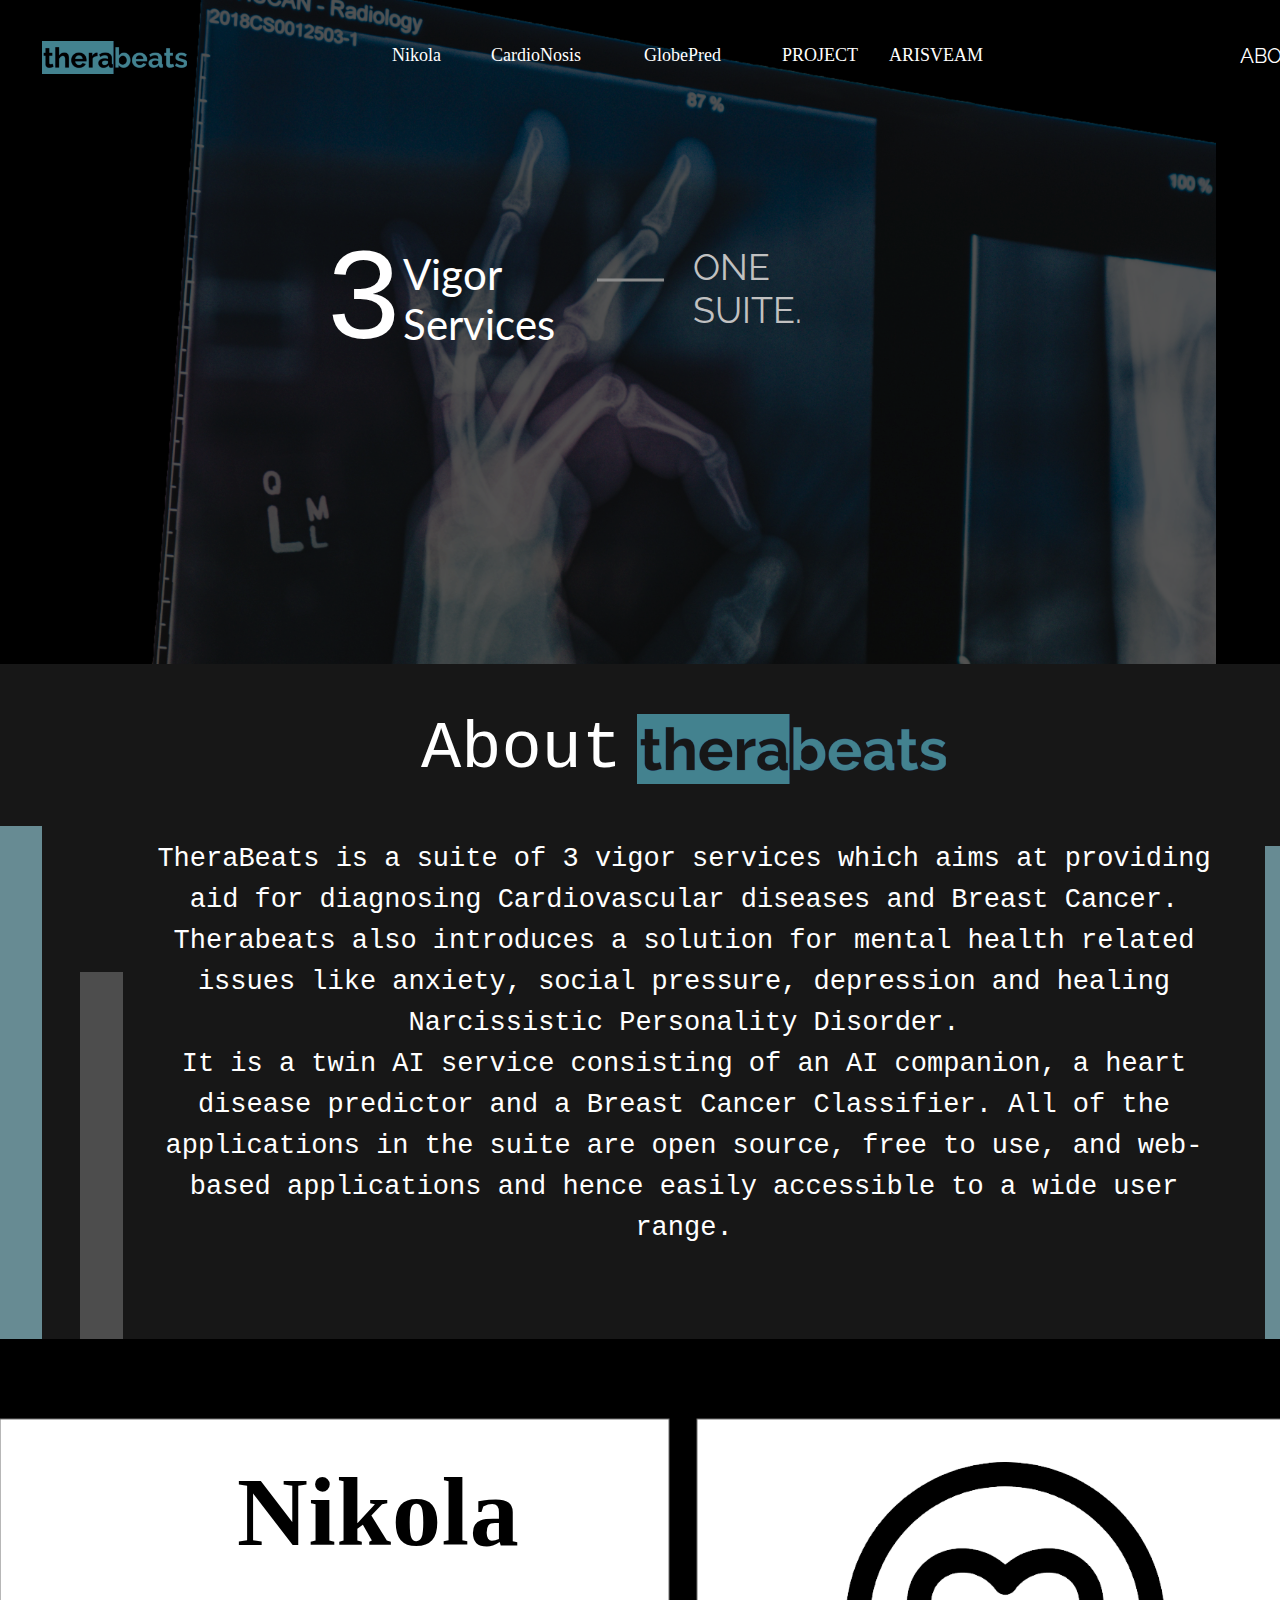
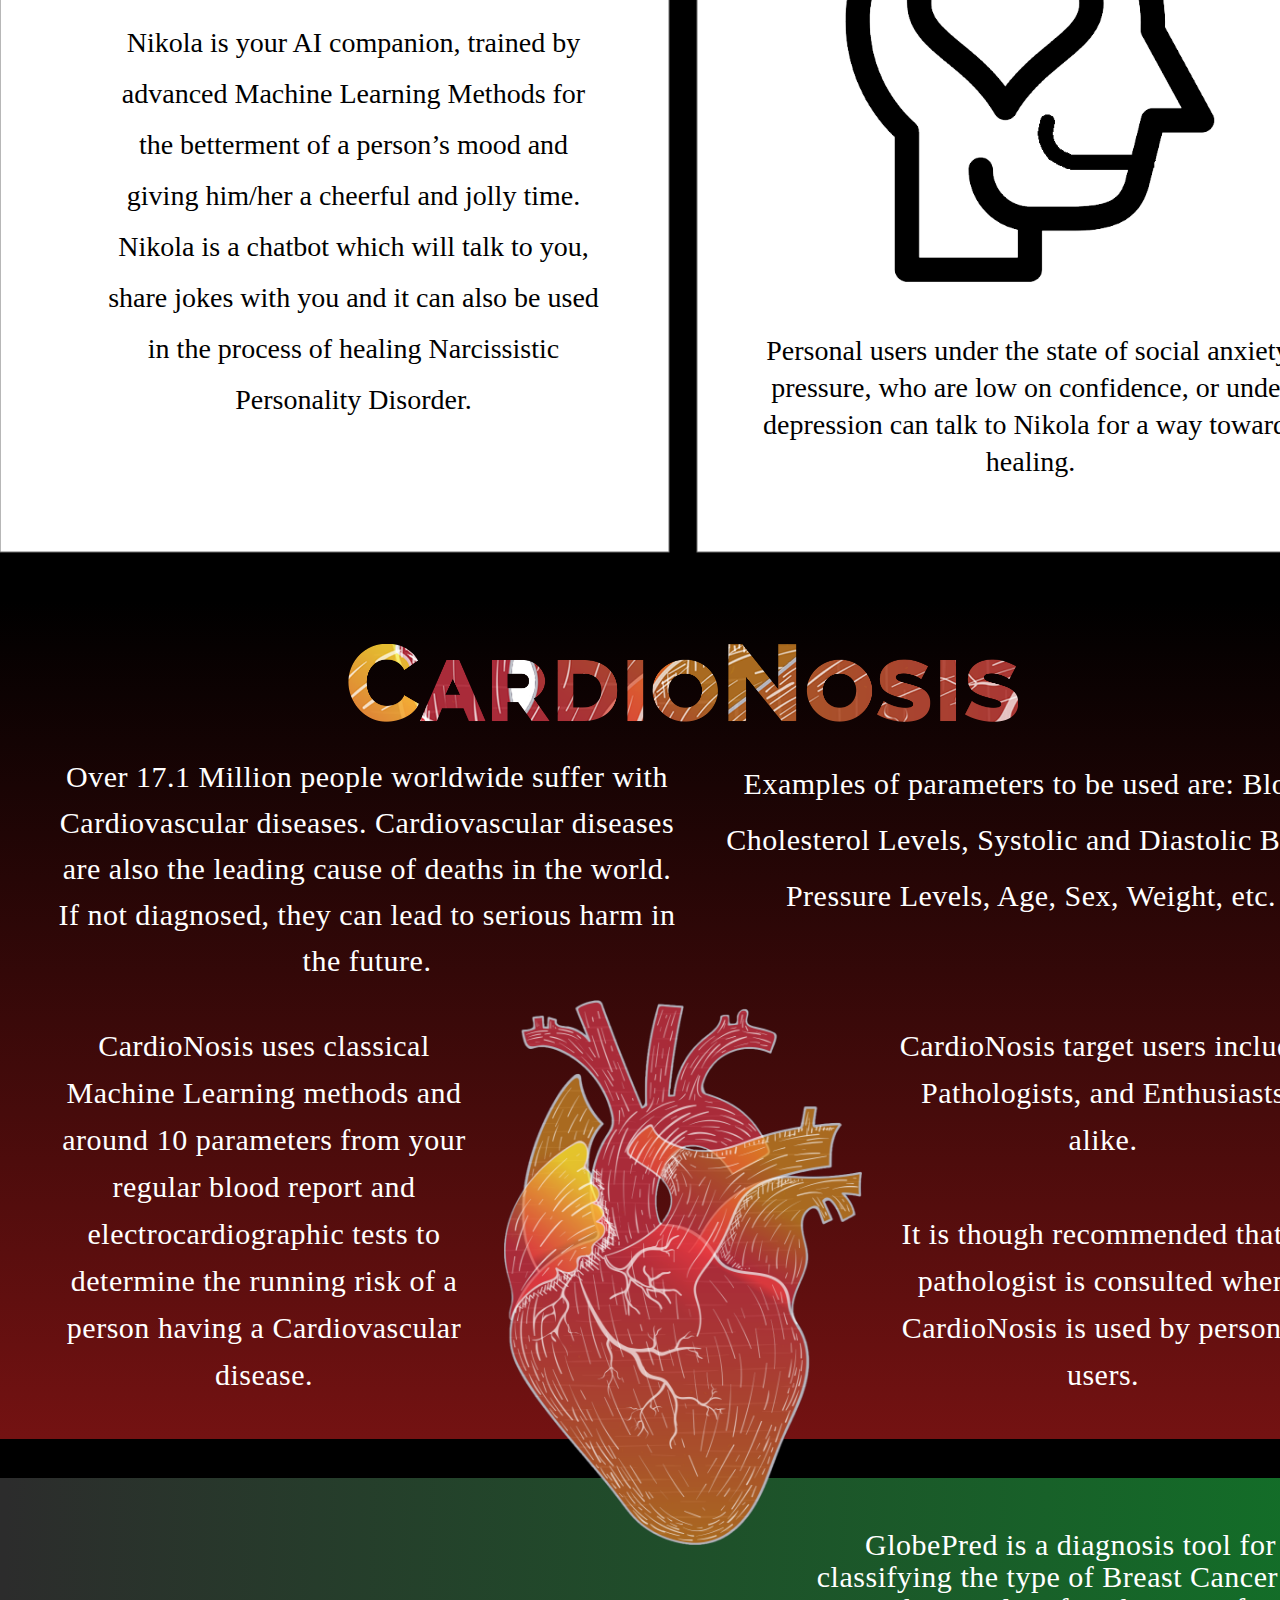
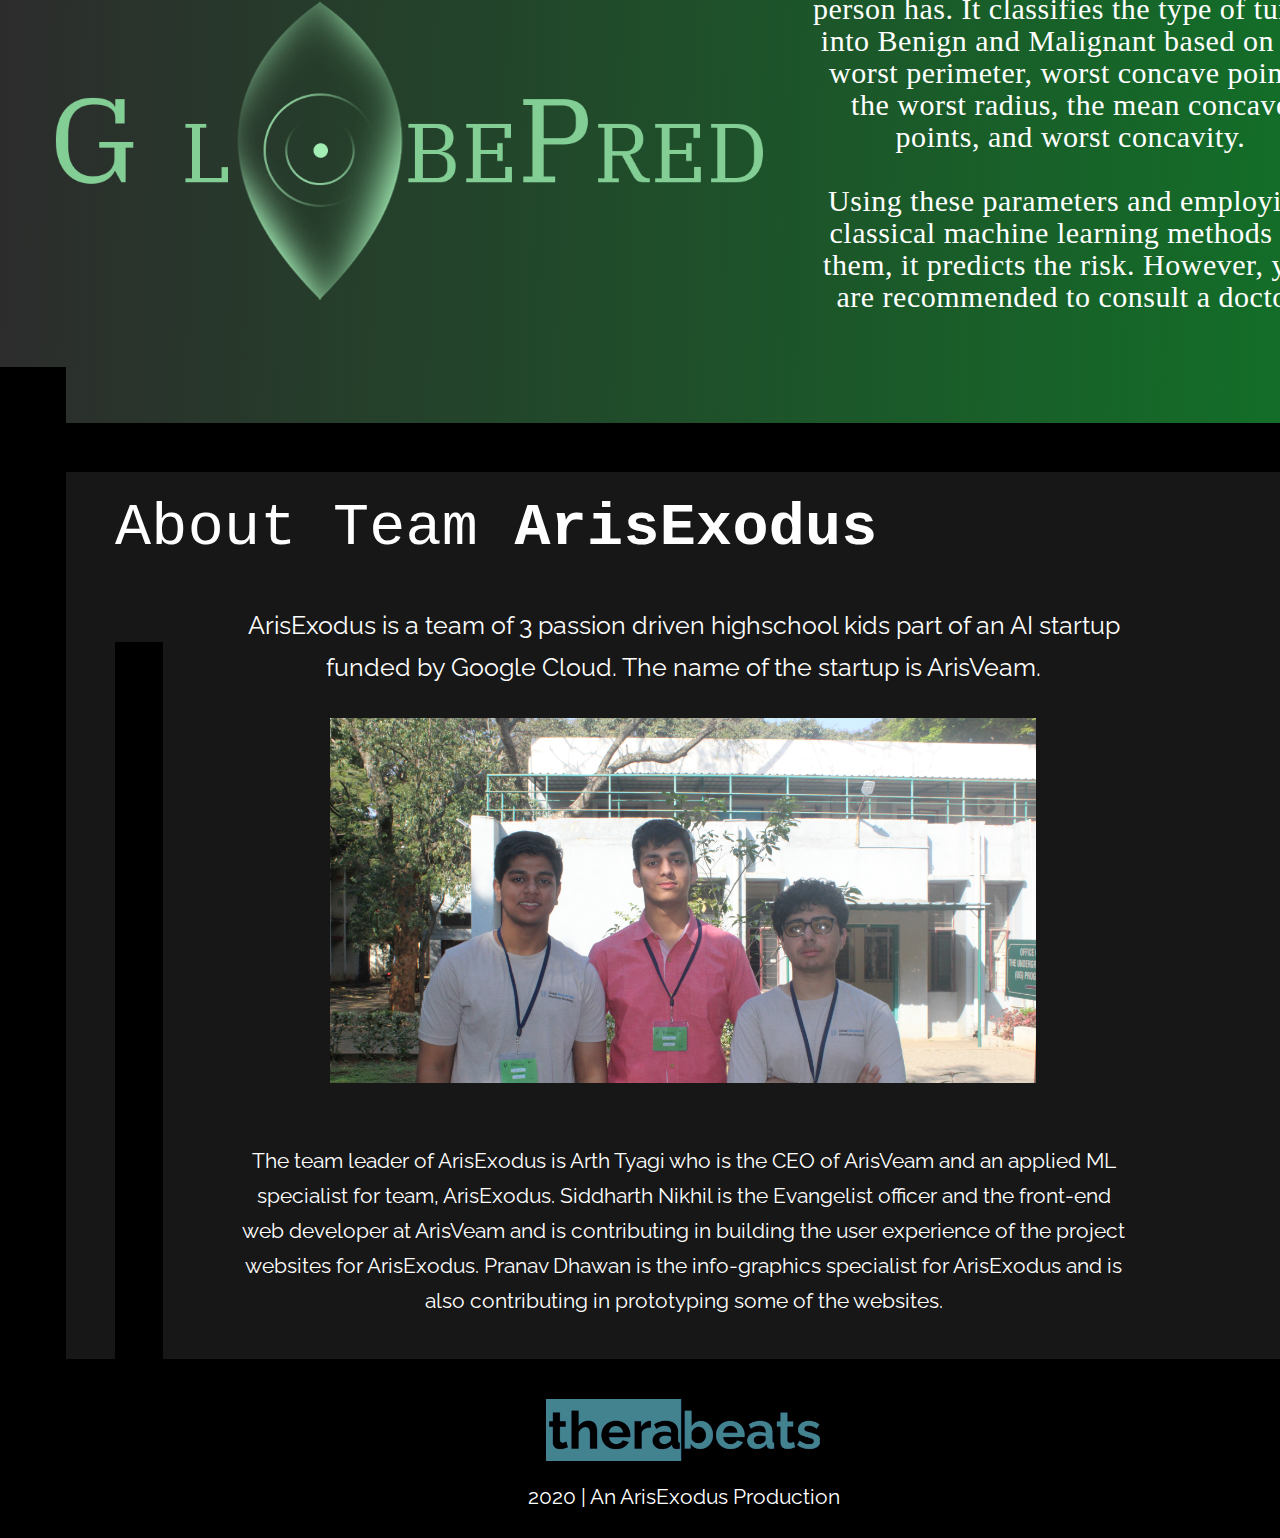
<file: index.html>
<!DOCTYPE html>
<html>

<head>
    <meta charset="utf-8" />
    <meta http-equiv="X-UA-Compatible" content="IE=edge" />
    <meta name="viewport" content="width=device-width, initial-scale=1.0">
    <title>TheraBeats: An ArisExodus Production</title>
    <link href="https://fonts.googleapis.com/css?family=Lato|Raleway&display=swap" rel="stylesheet">
    <link rel="stylesheet" type="text/css" id="applicationStylesheet" href="master.css" />
    <script id="applicationScript" type="text/javascript" src="master.css"></script>
</head>

<body>
    <div id="Web_1366___1">
        <div id="header">
            <img id="header_bg" src="header_bg.png" srcset="header_bg.png 1x, header_bg@2x.png 2x">
            <img id="theraBeats" src="theraBeats.png" srcset="theraBeats.png 1x, theraBeats@2x.png 2x">
            <div id="header_links">
                <div id="Nikola">
                    <a target="_blank" href="Nikola/index.html"><span>Nikola</span></a>
                </div>
                <div id="CardioNosis">
                    <a target="_blank" href="CardioNosis/index.html"><span>CardioNosis</span></a>
                </div>
                <div id="GlobePred">
                    <a target="_blank" href="https://globepred.herokuapp.com"><span>GlobePred</span></a>
                </div>
                <div id="PROJECT">
                    <a target="_blank" href="https://github.com/users/arthtyagi/projects/2"><span>PROJECT</span></a>
                </div>
                <div id="ARISVEAM">
                    <a target="_blank" href="https://arisveam.com"><span>ARISVEAM</span></a>
                </div>
                <div id="ABOUT_US">
                    <a href="#ArisExodus"> <span>ABOUT US</span></a>
                </div>
            </div>
            <div id="header_text">
                <div id="ID3">
                    <span>3</span>
                </div>
                <div id="Vigor_______Services">
                    <span>Vigor <br/>     Services</span>
                </div>
                <svg class="Line_1" viewBox="0 0 67 3">
				<path fill="transparent" stroke="rgba(139,139,139,1)" stroke-width="3px" stroke-linejoin="miter" stroke-linecap="butt" stroke-miterlimit="4" shape-rendering="auto" id="Line_1" d="M 0 0 L 67 0">
				</path>
			</svg>
                <div id="ONE__SUITE_">
                    <span>ONE <br/>SUITE.</span>
                </div>
            </div>
        </div>
        <div id="About_TheraBeats">
            <svg class="Rectangle_2">
			<rect fill="rgba(23,23,23,1)" id="Rectangle_2" rx="0" ry="0" x="0" y="0" width="1366" height="675">
			</rect>
		</svg>
            <img id="theraBeats_x" src="theraBeats_x.png" srcset="theraBeats_x.png 1x, theraBeats_x@2x.png 2x">
            <div id="About">
                <span>About</span>
            </div>
            <div id="TheraBeats_is_a_suite_of_3_vig">
                <span>TheraBeats is a suite of 3 vigor services which aims at providing aid for diagnosing Cardiovascular diseases and Breast Cancer. Therabeats also introduces a solution for mental health related issues like anxiety, social pressure, depression and healing Narcissistic Personality Disorder. <br/>It is a twin AI service consisting of an AI companion, a heart disease predictor and a Breast Cancer Classifier. All of the applications in the suite are open source, free to use, and web-based applications and hence easily accessible to a wide user range.</span>
            </div>
            <svg class="Rectangle_3">
			<rect fill="rgba(103,139,147,1)" id="Rectangle_3" rx="0" ry="0" x="0" y="0" width="42" height="513">
			</rect>
		</svg>
            <svg class="Rectangle_4">
			<rect fill="rgba(77,77,77,1)" id="Rectangle_4" rx="0" ry="0" x="0" y="0" width="43" height="367">
			</rect>
		</svg>
            <svg class="Rectangle_5">
			<rect fill="rgba(103,139,147,1)" id="Rectangle_5" rx="0" ry="0" x="0" y="0" width="42" height="493">
			</rect>
		</svg>
        </div>
        <div id="Nikola_">
            <svg class="Rectangle_6">
			<rect fill="rgba(255,255,255,1)" stroke="rgba(112,112,112,1)" stroke-width="1px" stroke-linejoin="miter" stroke-linecap="butt" stroke-miterlimit="4" shape-rendering="auto" id="Rectangle_6" rx="0" ry="0" x="0" y="0" width="669" height="733">
			</rect>
		</svg>
            <div id="Nikola_ba">
                <span>Nikola</span>
            </div>
            <div id="Nikola_is_your_AI_companion__t">
                <span>Nikola is your AI companion, trained by advanced Machine Learning Methods for the betterment of a person’s mood and giving him/her a cheerful and jolly time.<br/>Nikola is a chatbot which will talk to you, share jokes with you and it can also be used in the process of healing Narcissistic Personality Disorder.</span>
            </div>
            <svg class="Rectangle_7">
			<rect fill="rgba(255,255,255,1)" stroke="rgba(112,112,112,1)" stroke-width="1px" stroke-linejoin="miter" stroke-linecap="butt" stroke-miterlimit="4" shape-rendering="auto" id="Rectangle_7" rx="0" ry="0" x="0" y="0" width="669" height="733">
			</rect>
		</svg>
            <img id="nikola" src="nikola.png" srcset="nikola.png 1x, nikola@2x.png 2x">
            <div id="Personal_users_under_the_state">
                <span>Personal users under the state of social anxiety, pressure, who are low on confidence, or under depression can talk to Nikola for a way towards healing.</span>
            </div>
        </div>
        <div id="globePred">
            <svg class="Rectangle_9_bc">
			<linearGradient id="Rectangle_9_bc" spreadMethod="pad" x1="0" x2="1.252" y1="0.447" y2="0.459">
				<stop offset="0" stop-color="#2c2c2c" stop-opacity="1"></stop>
				<stop offset="1" stop-color="#0b8327" stop-opacity="1"></stop>
			</linearGradient>
			<rect fill="url(#Rectangle_9_bc)" id="Rectangle_9_bc" rx="0" ry="0" x="0" y="0" width="1366" height="545">
			</rect>
		</svg>
            <div id="GlobePred_is_a_diagnosis_tool_">
                <span>GlobePred is a diagnosis tool for classifying the type of Breast Cancer the person has. It classifies the type of tumor into Benign and Malignant based on the worst perimeter, worst concave points, the worst radius, the mean concave points, and worst concavity.<br/><br/>Using these parameters and employing classical machine learning methods on them, it predicts the risk. However, you are recommended to consult a doctor.</span>
            </div>
            <img id="GlobePred_text" src="GlobePred_text.png" srcset="GlobePred_text.png 1x, GlobePred_text@2x.png 2x">
        </div>
        <div id="cardioNosis">
            <svg class="Rectangle_8_bh">
			<linearGradient id="Rectangle_8_bh" spreadMethod="pad" x1="0.5" x2="0.5" y1="0" y2="1">
				<stop offset="0" stop-color="#000" stop-opacity="1"></stop>
				<stop offset="1" stop-color="#741212" stop-opacity="1"></stop>
			</linearGradient>
			<rect fill="url(#Rectangle_8_bh)" id="Rectangle_8_bh" rx="0" ry="0" x="0" y="0" width="1366" height="838">
			</rect>
		</svg>
            <img id="CardioNosis_bi" src="CardioNosis_bi.png" srcset="CardioNosis_bi.png 1x, CardioNosis_bi@2x.png 2x">
            <img id="CardioNosis_text" src="CardioNosis_text.png" srcset="CardioNosis_text.png 1x, CardioNosis_text@2x.png 2x">
            <div id="Over_17_1_Million_people_world">
                <span>Over 17.1 Million people worldwide suffer with Cardiovascular diseases. Cardiovascular diseases are also the leading cause of deaths in the world. If not diagnosed, they can lead to serious harm in the future. </span>
            </div>
            <div id="CardioNosis_uses_classical_Mac">
                <span>CardioNosis uses classical Machine Learning methods and  around 10 parameters from your regular blood report and electrocardiographic tests to determine the running risk of a  person having a Cardiovascular disease.</span>
            </div>
            <div id="Examples_of_parameters_to_be_u">
                <span>Examples of parameters to be used are: Blood Cholesterol Levels,  Systolic and Diastolic Blood Pressure Levels, Age, Sex, Weight, etc.</span>
            </div>
            <div id="CardioNosis_target_users_inclu">
                <span>CardioNosis target users include Pathologists, and Enthusiasts alike.<br/><br/>It is though recommended that a pathologist is consulted when CardioNosis is used by personal users.</span>
            </div>
        </div>
        <div id="ArisExodus">
            <svg class="Rectangle_14">
			<rect fill="rgba(23,23,23,1)" id="Rectangle_14" rx="0" ry="0" x="0" y="0" width="1366" height="887">
			</rect>
		</svg>
            <img id="ID496620963b46b898200995b72cd3" src="ID496620963b46b898200995b72cd3.png" srcset="ID496620963b46b898200995b72cd3.png 1x, ID496620963b46b898200995b72cd3@2x.png 2x">
            <svg class="Rectangle_11">
			<rect fill="rgba(0,0,0,1)" id="Rectangle_11" rx="0" ry="0" x="0" y="0" width="66" height="992">
			</rect>
		</svg>
            <svg class="Rectangle_12">
			<rect fill="rgba(0,0,0,1)" id="Rectangle_12" rx="0" ry="0" x="0" y="0" width="48" height="717">
			</rect>
		</svg>
            <svg class="Rectangle_13">
			<rect fill="rgba(103,139,147,1)" id="Rectangle_13" rx="0" ry="0" x="0" y="0" width="49" height="966">
			</rect>
		</svg>
            <div id="About_Team_ArisExodus">
                <span>About Team </span><span style="font-family:Courier;font-style:normal;font-weight:bold;">ArisExodus</span>
            </div>
            <div id="ArisExodus_is_a_team_of_3_pass">
                <span>ArisExodus is a team of 3 passion driven highschool kids part of an AI startup <br/>funded by Google Cloud. The name of the startup is ArisVeam.</span>
            </div>
            <div id="The_team_leader_of_ArisExodus_">
                <span>The team leader of ArisExodus is Arth Tyagi who is the CEO of ArisVeam and an applied ML specialist for team, ArisExodus. Siddharth Nikhil is the Evangelist officer and the front-end web developer at ArisVeam and is contributing in building the user experience of the project websites for ArisExodus. Pranav Dhawan is the info-graphics specialist for ArisExodus and is also contributing in prototyping some of the websites.</span>
            </div>
        </div>
        <div id="Footer">
            <img id="theraBeats_by" src="theraBeats_by.png" srcset="theraBeats_by.png 1x, theraBeats_by@2x.png 2x">
            <div id="ID2020___An_ArisExodus_Product">
                <span>2020 | An ArisExodus Production</span>
            </div>
        </div>
    </div>
</body>

</html>
</file>
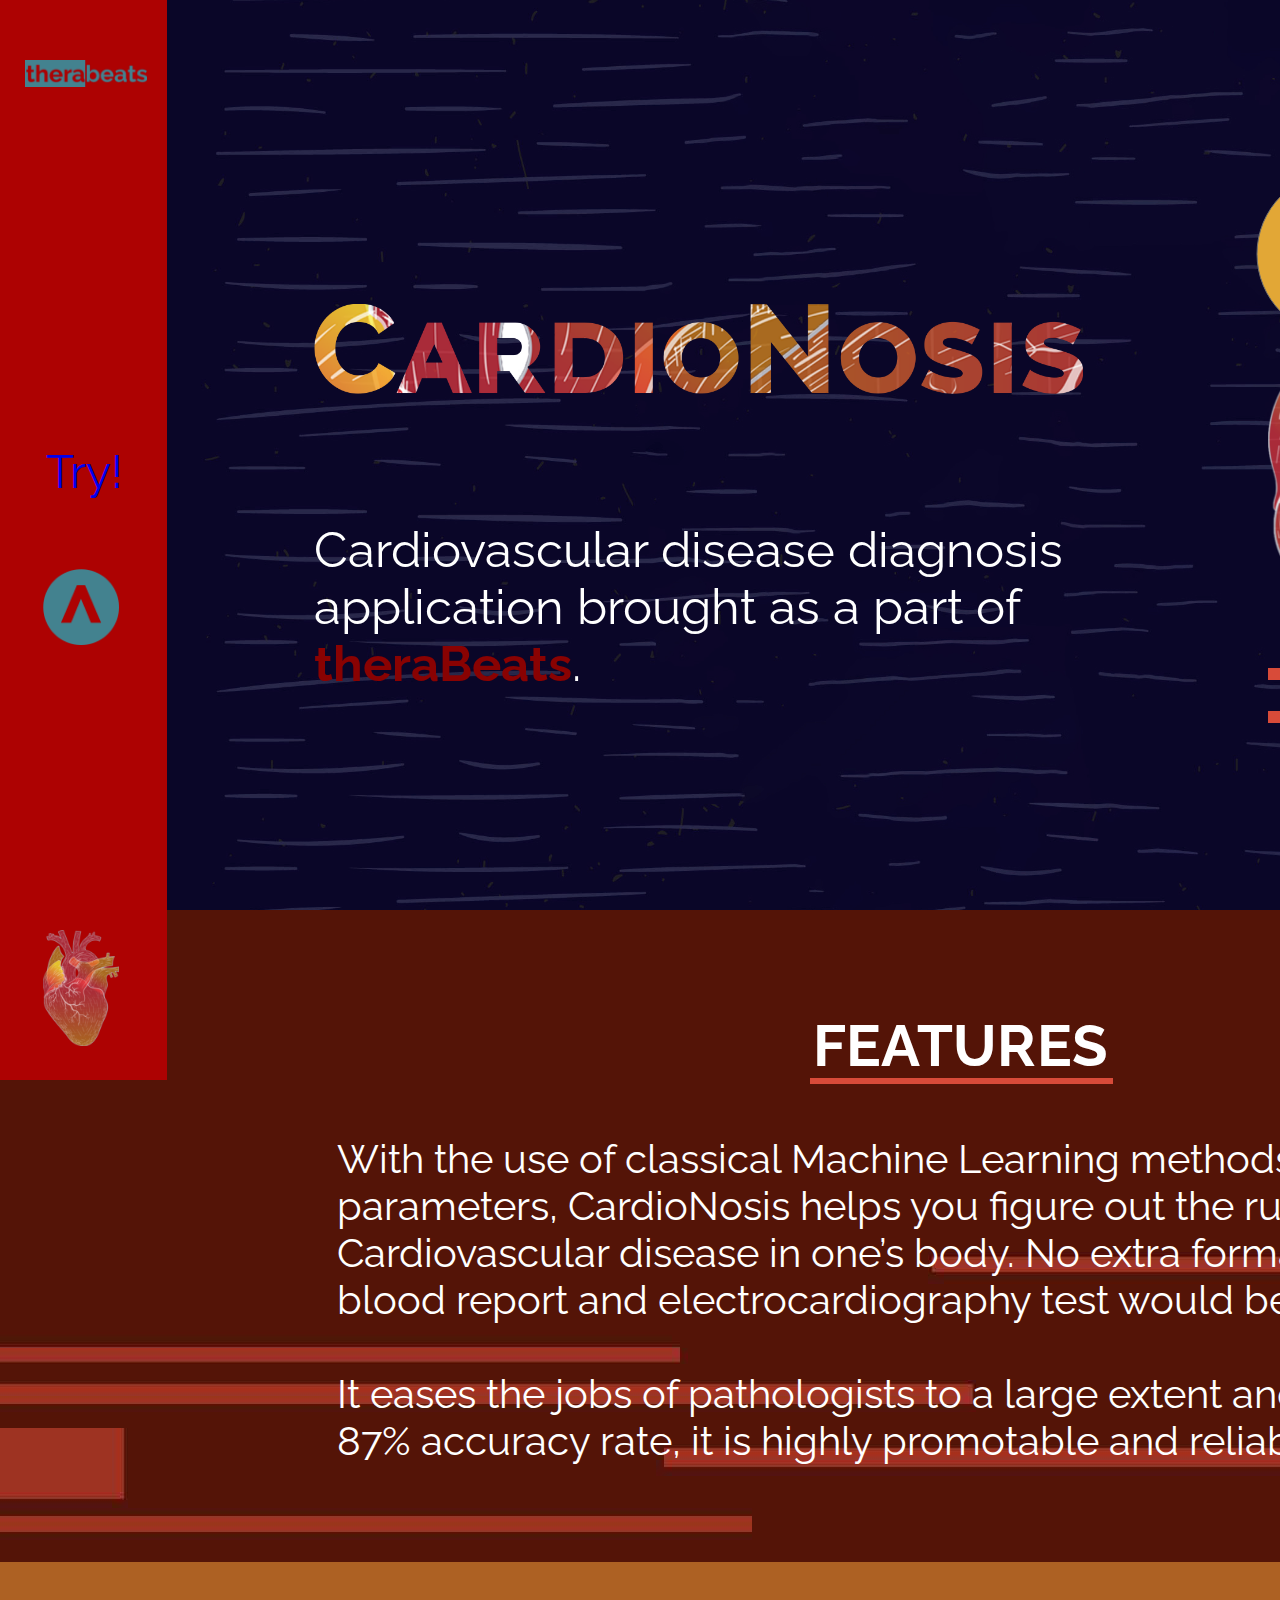
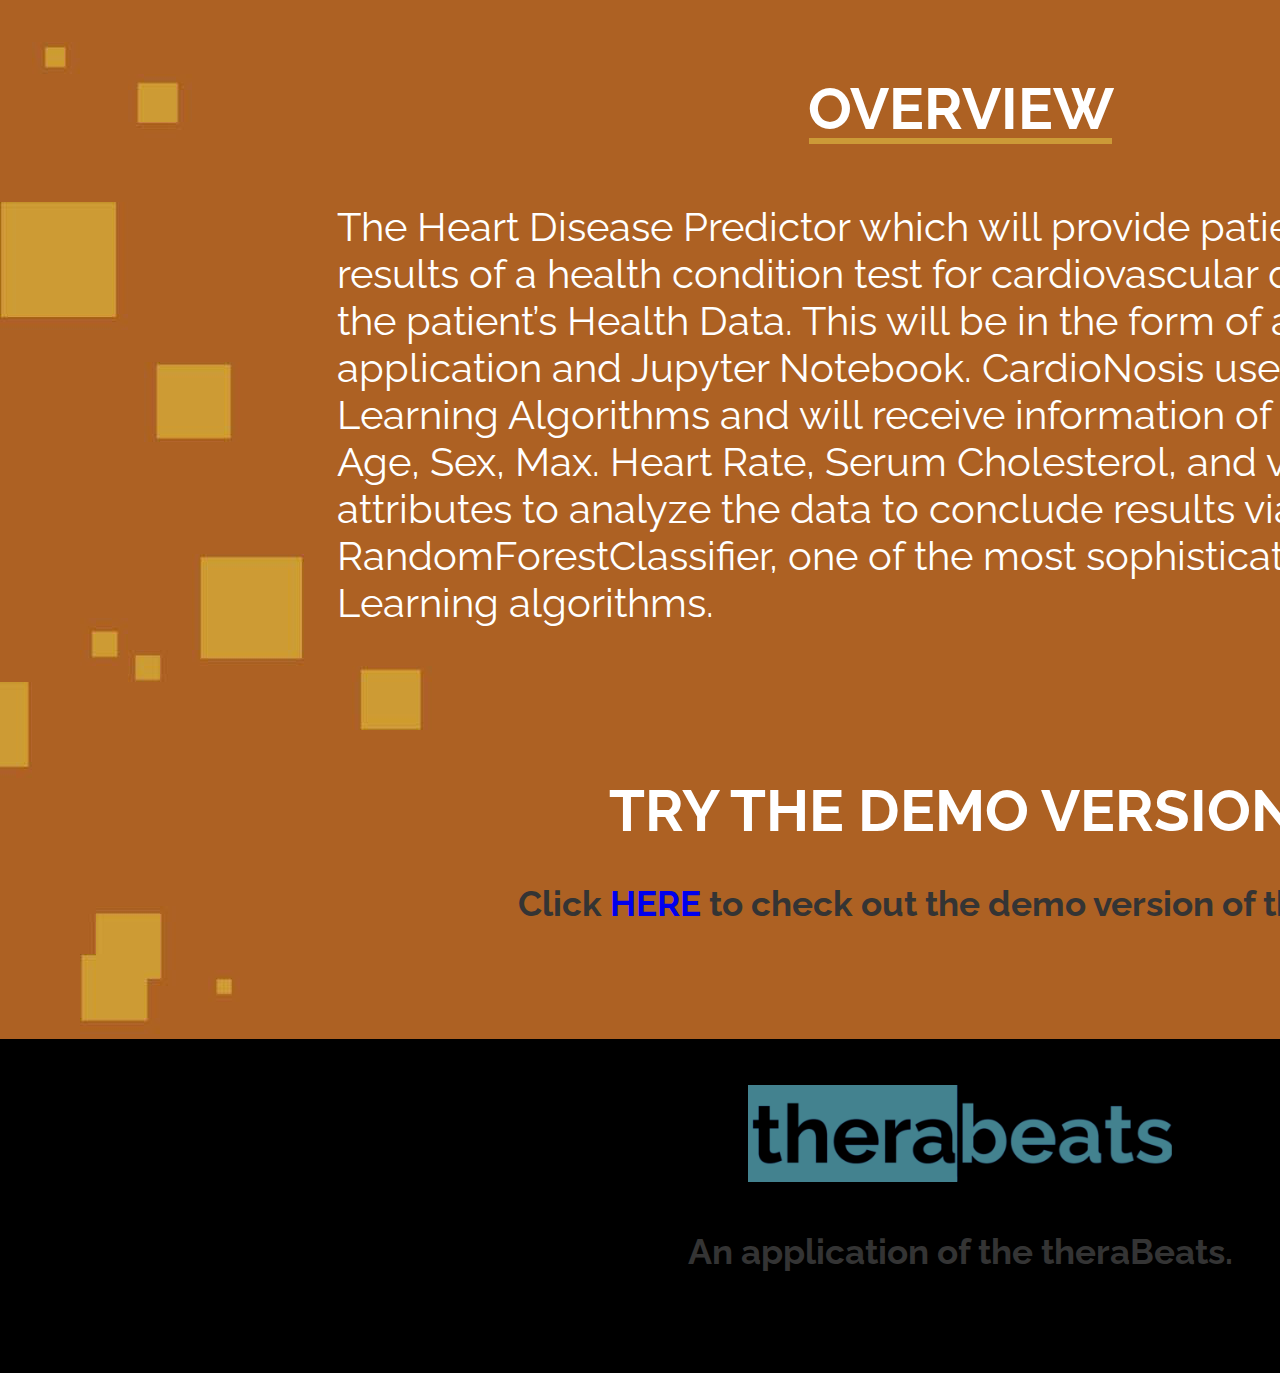
<file: CardioNosis/index.html>
<!DOCTYPE html>
<html>

<head>
    <meta charset="utf-8" />
    <meta http-equiv="X-UA-Compatible" content="IE=edge" />
    <meta name="viewport" content="width=device-width, initial-scale=1.0">
    <title>CardioNosis: Cardiovascular Disease Prediction</title>
    <link href="https://fonts.googleapis.com/css?family=Lato|Raleway&display=swap" rel="stylesheet">
    <link rel="stylesheet" type="text/css" id="applicationStylesheet" href="Web_1920___1.css" />
    <script id="applicationScript" type="text/javascript" src="Web_1920___1.js"></script>
</head>

<body>
    <div id="Web_1920___1">
        <div id="Features">
            <img id="f_bg" src="f_bg.png" srcset="f_bg.png 1x, f_bg@2x.png 2x">
            <svg class="underline" viewBox="0 0 303 6">
			<path fill="transparent" stroke="rgba(216,75,57,1)" stroke-width="6px" stroke-linejoin="miter" stroke-linecap="butt" stroke-miterlimit="4" shape-rendering="auto" id="underline" d="M 0 0 L 303 0">
			</path>
		</svg>
            <div id="FEATURES">
                <span>FEATURES</span>
            </div>
            <div id="With_the_use_of_classical_Mach">
                <span>With the use of classical Machine Learning methods and a few parameters, CardioNosis helps you figure out the running risk of Cardiovascular disease in one’s body. No extra formalities, a normal blood report and electrocardiography test would be just fine. <br/><br/>It eases the jobs of pathologists to a large extent and at a whopping 87% accuracy rate, it is highly promotable and reliable.</span>
            </div>
        </div>
        <div id="Header">
            <img id="CN_headBg" src="CN_headBg.png" srcset="CN_headBg.png 1x, CN_headBg@2x.png 2x">
            <div id="Cardiovascular_disease_diagnos">
                <span>Cardiovascular disease diagnosis<br/>application brought as a part of </span><br><span style="font-style:normal;font-weight:bold;color:rgba(137,2,2,1);">theraBeats</span><span>.</span>
            </div>
            <div id="cn_logo">
                <div id="circles">
                    <svg class="Ellipse_1">
					<ellipse fill="rgba(168,99,39,1)" id="Ellipse_1" rx="134.5" ry="134.5" cx="134.5" cy="134.5">
					</ellipse>
				</svg>
                    <svg class="Ellipse_2">
					<ellipse fill="rgba(226,167,54,1)" stroke="rgba(112,112,112,1)" stroke-width="1px" stroke-linejoin="miter" stroke-linecap="butt" stroke-miterlimit="4" shape-rendering="auto" id="Ellipse_2" rx="82" ry="82" cx="82" cy="82">
					</ellipse>
				</svg>
                </div>
                <div id="lines">
                    <svg class="Line_6" viewBox="0 0 336.539 12">
					<path fill="transparent" stroke="rgba(216,75,57,1)" stroke-width="12px" stroke-linejoin="miter" stroke-linecap="butt" stroke-miterlimit="4" shape-rendering="auto" id="Line_6" d="M 0 0 L 336.5385437011719 0">
					</path>
				</svg>
                    <svg class="Line_7" viewBox="0 0 336.539 12">
					<path fill="transparent" stroke="rgba(216,75,57,1)" stroke-width="12px" stroke-linejoin="miter" stroke-linecap="butt" stroke-miterlimit="4" shape-rendering="auto" id="Line_7" d="M 0 0 L 336.5385437011719 0">
					</path>
				</svg>
                    <svg class="Line_8" viewBox="0 0 336.539 12">
					<path fill="transparent" stroke="rgba(216,75,57,1)" stroke-width="12px" stroke-linejoin="miter" stroke-linecap="butt" stroke-miterlimit="4" shape-rendering="auto" id="Line_8" d="M 0 0 L 336.5385437011719 0">
					</path>
				</svg>
                    <svg class="Line_9" viewBox="0 0 336.539 12">
					<path fill="transparent" stroke="rgba(216,75,57,1)" stroke-width="12px" stroke-linejoin="miter" stroke-linecap="butt" stroke-miterlimit="4" shape-rendering="auto" id="Line_9" d="M 0 0 L 336.5385437011719 0">
					</path>
				</svg>
                    <svg class="Line_10" viewBox="0 0 336.539 12">
					<path fill="transparent" stroke="rgba(216,75,57,1)" stroke-width="12px" stroke-linejoin="miter" stroke-linecap="butt" stroke-miterlimit="4" shape-rendering="auto" id="Line_10" d="M 0 0 L 336.5385437011719 0">
					</path>
				</svg>
                    <svg class="Line_11" viewBox="0 0 336.539 12">
					<path fill="transparent" stroke="rgba(216,75,57,1)" stroke-width="12px" stroke-linejoin="miter" stroke-linecap="butt" stroke-miterlimit="4" shape-rendering="auto" id="Line_11" d="M 0 0 L 336.5385437011719 0">
					</path>
				</svg>
                </div>
                <img id="cn_logo_z" src="cn_logo_z.png" srcset="cn_logo_z.png 1x, cn_logo_z@2x.png 2x">
            </div>
            <img id="CardioNosis_text" src="CardioNosis_text.png" srcset="CardioNosis_text.png 1x, CardioNosis_text@2x.png 2x">
        </div>
        <div id="Overview">
            <img id="overview_bg" src="overview_bg.png" srcset="overview_bg.png 1x, overview_bg@2x.png 2x">
            <div id="The_Heart_Disease_Predictor_wh">
                <span>The Heart Disease Predictor which will provide patient analysis and results of a health condition test for cardiovascular diseases through the patient’s Health Data. This will be in the form of a web based application and Jupyter Notebook. CardioNosis uses Machine Learning Algorithms and will receive information of the patient like Age, Sex, Max. Heart Rate, Serum Cholesterol, and various other attributes to analyze the data to conclude results via RandomForestClassifier, one of the most sophisticated Machine Learning algorithms.</span>
            </div>
            <svg class="underline_" viewBox="0 0 303 6">
			<path fill="transparent" stroke="rgba(204,154,55,1)" stroke-width="6px" stroke-linejoin="miter" stroke-linecap="butt" stroke-miterlimit="4" shape-rendering="auto" id="underline_" d="M 0 0 L 303 0">
			</path>
		</svg>
            <div id="OVERVIEW">
                <span>OVERVIEW</span>
            </div>
            <div id="TRY_THE_DEMO_VERSION_">
                <span>TRY THE DEMO VERSION!</span>
            </div>
            <div id="Click_HERE_to_check_out_the_de">
                <span>Click <a target="_blank" href="http://cardionosis.herokuapp.com/">HERE</a> to check out the demo version of this app.</span>
            </div>
        </div>
        <div id="Footer">
            <svg class="Rectangle_2">
			<rect fill="rgba(0,0,0,1)" id="Rectangle_2" rx="0" ry="0" x="0" y="0" width="1920" height="338">
			</rect>
		</svg>
            <img id="theraBeats" src="theraBeats.png" srcset="theraBeats.png 1x, theraBeats@2x.png 2x">
            <div id="An_application_of_the_theraBea">
                <span>An application of the theraBeats.</span>
            </div>
        </div>
        <div id="Sidebar" class="Sidebar">
            <svg class="Rectangle_1">
			<rect fill="rgba(173,2,2,1)" id="Rectangle_1" rx="0" ry="0" x="0" y="0" width="167" height="1080">
			</rect>
		</svg>
            <a href="../index.html" target="_blanks">
                <img id="theraBeats_be" src="theraBeats_be.png" alt="theraBeats Website" srcset="theraBeats_be.png 1x, theraBeats_be@2x.png 2x"> </a>
            <img id="useless" src="useless.png" srcset="useless.png 1x, useless@2x.png 2x">
            <a href="#Header"><img id="top" src="top.png" alt="Back to the top" srcset="top.png 1x, top@2x.png 2x"> </a>
            <div id="demo">
                <a href="http://cardionosis.herokuapp.com/" target="_blank"><span>Try!</span></a>
            </div>
        </div>
    </div>
</body>

</html>
</file>
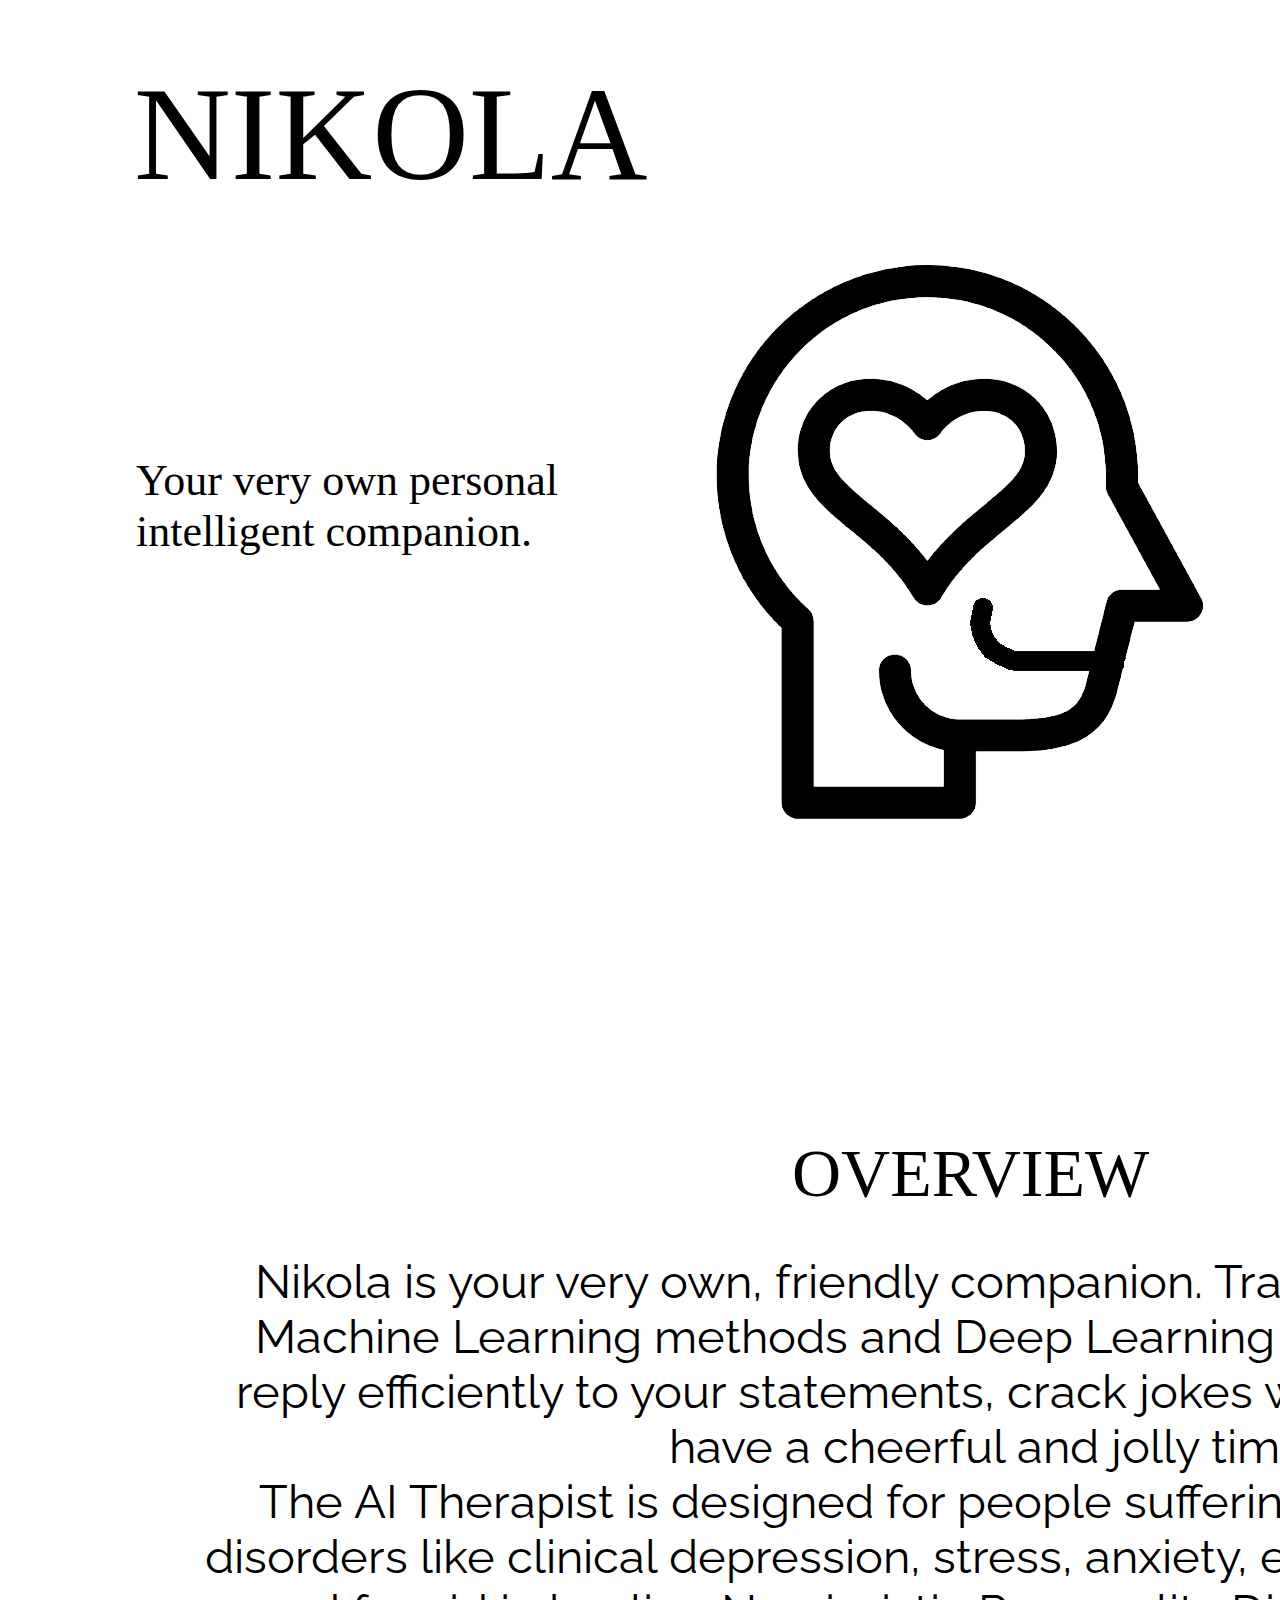
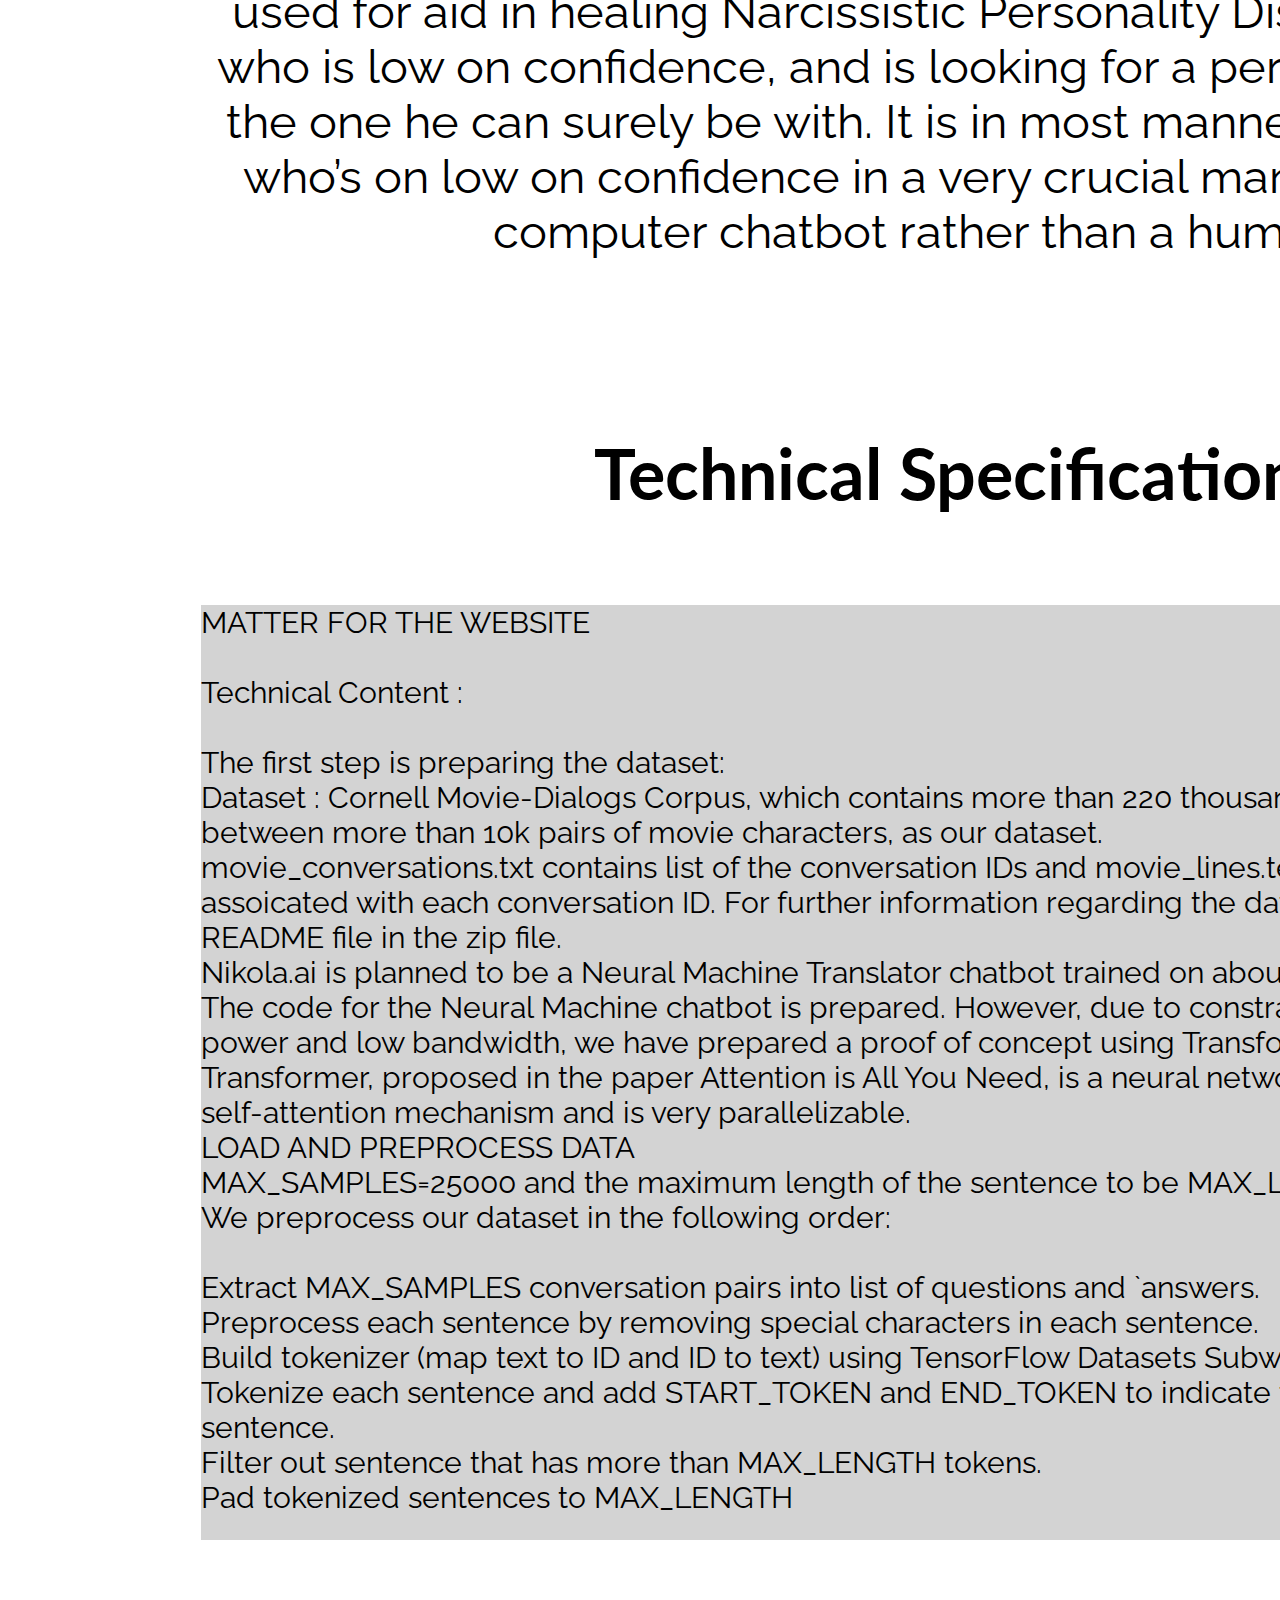
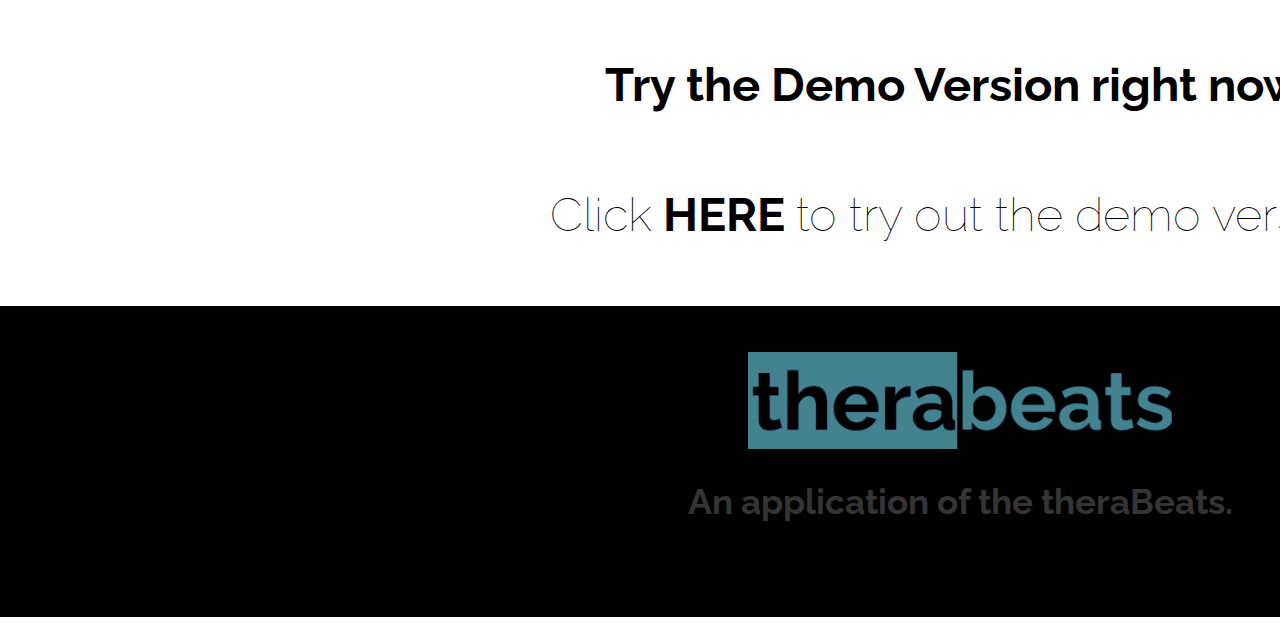
<file: Nikola/index.html>
<!DOCTYPE html>
<html>

<head>
    <meta charset="utf-8" />
    <meta http-equiv="X-UA-Compatible" content="IE=edge" />
    <meta name="viewport" content="width=device-width, initial-scale=1.0">
    <title>Nikola.ai: Your very own companion</title>
    <link href="https://fonts.googleapis.com/css?family=Lato|Raleway&display=swap" rel="stylesheet">
    <link rel="stylesheet" type="text/css" id="applicationStylesheet" href="master.css" />
    <script id="applicationScript" type="text/javascript" src="master.js"></script>
</head>

<body>
    <div id="Web_1920___1">
        <div id="Header">
            <img id="nikola" src="nikola.png" srcset="nikola.png 1x, nikola@2x.png 2x">
            <div id="NIKOLA_i">
                <span>NIKOLA</span>
            </div>
            <div id="Your_very_own_personal_intelli">
                <span>Your very own personal intelligent companion.</span>
            </div>
            <div id="Brought_as_a_part_of_the_thera">
                <span>Brought as a part of the theraBeats suite.</span>
            </div>
            <a target="_blank" href="../index.html">
                <img id="theraBeats_black" src="theraBeats_black.png" srcset="theraBeats_black.png 1x, theraBeats_black@2x.png 2x"></a>
        </div>
        <div id="Overview">
            <div id="OVERVIEW">
                <span>OVERVIEW</span>
            </div>
            <div id="Nikola_is_your_very_own__frien">
                <span>Nikola is your very own, friendly companion. Trained using advanced Machine Learning methods and Deep Learning methods, Nikola can reply efficiently to your statements, crack jokes with you, and help you have a cheerful and jolly time.<br/>The AI Therapist is designed for people suffering with mental health disorders like clinical depression, stress, anxiety, etc. The bot can also be used for aid in healing Narcissistic Personality Disorder. For any person who is low on confidence, and is looking for a person to talk to, Nikola is the one he can surely be with. It is in most manners, better for a person who’s on low on confidence in a very crucial manner to be talking to a computer chatbot rather than a human at first.</span>
            </div>
        </div>
        <div id="Technical_Specs">
            <div id="Technical_Specifications">
                <span>Technical Specifications</span>
            </div>
            <div id="MATTER_FOR_THE_WEBSITE__Techni">
                <span>MATTER FOR THE WEBSITE<br/><br/>Technical Content :<br/><br/>The first step is preparing the dataset:<br/>Dataset : Cornell Movie-Dialogs Corpus, which contains more than 220 thousands conversational exchanges between more than 10k pairs of movie characters, as our dataset.<br/>movie_conversations.txt contains list of the conversation IDs and movie_lines.text contains the text of assoicated with each conversation ID. For further information regarding the dataset, please check the README file in the zip file.<br/>Nikola.ai is planned to be a Neural Machine Translator chatbot trained on about 40GB of data from Reddit. The code for the Neural Machine chatbot is prepared. However, due to constraints like lack of computational power and low bandwidth, we have prepared a proof of concept using Transformers.<br/>Transformer, proposed in the paper Attention is All You Need, is a neural network architecture solely based on self-attention mechanism and is very parallelizable.<br/>LOAD AND PREPROCESS DATA<br/>MAX_SAMPLES=25000 and the maximum length of the sentence to be MAX_LENGTH=40.<br/>We preprocess our dataset in the following order:<br/><br/>Extract MAX_SAMPLES conversation pairs into list of questions and `answers.<br/>Preprocess each sentence by removing special characters in each sentence.<br/>Build tokenizer (map text to ID and ID to text) using TensorFlow Datasets SubwordTextEncoder.<br/>Tokenize each sentence and add START_TOKEN and END_TOKEN to indicate the start and end of each sentence.<br/>Filter out sentence that has more than MAX_LENGTH tokens.<br/>Pad tokenized sentences to MAX_LENGTH<br/><br/><br/>CREATE TF.DATA.DATASET<br/>We are going to use the tf.data.Dataset API to contruct our input pipline in order to utilize features like caching and prefetching to speed up the training process.<br/>The transformer is an auto-regressive model: it makes predictions one part at a time, and uses its output so far to decide what to do next.<br/>During training this example uses teacher-forcing. Teacher forcing is passing the true output to the next time step regardless of what the model predicts at the current time step.<br/>As the transformer predicts each word, self-attention allows it to look at the previous words in the input sequence to better predict the next word.<br/>To prevent the model from peaking at the expected output the model uses a look-ahead mask.<br/>Target is divided into decoder_inputs which padded as an input to the decoder and cropped_targets for calculating our loss and accuracy.<br/> <br/><br/>Attention<br/>SCALED DOT PRODUCT ATTENTION<br/>The scaled dot-product attention function used by the transformer takes three inputs: Q (query), K (key), V (value).<br/> <br/><br/>MULTI-HEAD ATTENTION<br/>Multi-head attention contains four segments:<br/><br/>Linear layers and split into heads.<br/>Scaled dot-product attention.<br/>Concatenation of heads.<br/>Final linear layer.<br/>Transformer<br/>MASKING<br/>create_padding_mask and create_look_ahead are helper functions to creating masks to mask out padded tokens, we are going to use these helper functions as tf.keras.layers.Lambda layers.<br/>Mask all the pad tokens (value 0) in the batch to ensure the model does not treat padding as input.<br/>POSITIONAL ENCODING<br/>Since this model doesn't contain any recurrence or convolution, positional encoding is added to give the model some information about the relative position of the words in the sentence.<br/>The positional encoding vector is added to the embedding vector. Embeddings represent a token in a d-dimensional space where tokens with similar meaning will be closer to each other. But the embeddings do not encode the relative position of words in a sentence.<br/> <br/> <br/><br/>ENCODER LAYER<br/>SUBPARTS :<br/><br/>Multi-head attention (with padding mask)<br/>2 dense layers followed by dropout The output of each sublayer is LayerNorm(x + Sublayer(x)). The normalization is done on the d_model (last) axis.<br/>ENCODER<br/>The Encoder consists of:<br/><br/>Input Embedding<br/>Positional Encoding<br/>num_layers encoder layers<br/>The input is put through an embedding which is summed with the positional encoding. The output of this summation is the input to the encoder layers. The output of the encoder is the input to the decoder.<br/><br/>DECODER LAYER<br/>Each decoder layer contains a few sublayers:<br/><br/>Masked multi-head attention (with look ahead mask and padding mask)<br/>Multi-head attention (with padding mask). value and key receive the encoder output as inputs. query receives the output from the masked multi-head attention sublayer.<br/>2 dense layers followed by dropout<br/>As query receives the output from decoder's first attention block, and key receives the encoder output, the attention weights represent the importance given to the decoder's input based on the encoder's output. In other words, the decoder predicts the next word by looking at the encoder output and self-attending to its own output.<br/> <br/><br/>DECODER<br/>The Decoder consists of:<br/><br/>Output Embedding<br/>Positional Encoding<br/>N decoder layers<br/>The target is put through an embedding which is summed with the positional encoding. The output of this summation is the input to the decoder layers. The output of the decoder is the input to the final linear layer.<br/> <br/><br/>TRANSFORMER<br/>Transformer consists of the encoder, decoder and a final linear layer. The output of the decoder is the input to the linear layer and its output is returned.<br/> <br/><br/>Train model<br/>INITIALIZE MODEL<br/>To keep this example small and relatively fast, the values for num_layers, d_model, and units have been reduced. See the paper for all the other versions of the transformer.<br/> <br/><br/>LOSS FUNCTION<br/>Since the target sequences are padded, it is important to apply a padding mask when calculating the loss.<br/>Now we will compile the model.<br/><br/>FIT MODEL<br/>Train our transformer by simply calling model.fit()<br/><br/>Evaluation & Prediction<br/>Note: The model used here has less capacity and trained on a subset of the full dataset, hence its performance can be further improved.<br/>The final step is testing.</span><br>
            </div>
        </div>
        <div id="Try">
            <div id="Try_the_Demo_Version_right_now">
                <span>Try the Demo Version right now!</span>
            </div>
            <div id="Click_HERE_to_try_out_the_demo">
                <span>Click</span><a href="https://colab.research.google.com/drive/1UDGQrXus0QQeCELXP2ej5_dAm6bV55J4"><span style="font-style:normal;font-weight:bold;"> HERE </span></a><span>to try out the demo version.</span>
            </div>
        </div>
        <div id="Footer">
            <svg class="Rectangle_2">
			<rect fill="rgba(0,0,0,1)" id="Rectangle_2" rx="0" ry="0" x="0" y="0" width="1920" height="311">
			</rect>
		</svg>
            <img id="theraBeats" src="theraBeats.png" srcset="theraBeats.png 1x, theraBeats@2x.png 2x">
            <div id="An_application_of_the_theraBea">
                <span>An application of the theraBeats.</span>
            </div>
        </div>
    </div>
</body>

</html>
</file>
<file: master.css>
.mediaViewInfo {
    --web-view-name: Web 1366 – 1;
    --web-view-id: Web_1366___1;
    --web-scale-on-resize: true;
    --web-enable-deep-linking: true;
}

:root {
    --web-view-ids: Web_1366___1;
}

* {
    margin: 0;
    padding: 0;
    box-sizing: border-box;
    border: none;
}

body {
    background-color: black;
}

#Web_1366___1 {
    position: absolute;
    width: 1366px;
    height: 4738px;
    background-color: rgba(0, 0, 0, 1);
    overflow: hidden;
    --web-view-name: Web 1366 – 1;
    --web-view-id: Web_1366___1;
    --web-scale-on-resize: true;
    --web-enable-deep-linking: true;
}

#header {
    position: absolute;
    width: 1335px;
    height: 1531px;
    left: -9px;
    top: -98px;
    overflow: visible;
}

#header_bg {
    opacity: 0.574;
    position: absolute;
    width: 1225px;
    height: 1531px;
    left: 0px;
    top: 0px;
    overflow: visible;
}

#theraBeats {
    position: absolute;
    width: 145px;
    height: 33px;
    left: 51px;
    top: 139px;
    overflow: visible;
}

#header_links {
    position: absolute;
    width: 934px;
    height: 24px;
    left: 401px;
    top: 144px;
    overflow: visible;
}

#Nikola {
    position: absolute;
    left: 0px;
    top: 0px;
    overflow: visible;
    width: 65px;
    white-space: nowrap;
    line-height: 46px;
    margin-top: -14px;
    text-align: left;
    font-family: Open Sans;
    font-style: normal;
    font-weight: normal;
    font-size: 18px;
    color: rgba(255, 255, 255, 1);
}

#CardioNosis {
    position: absolute;
    left: 99px;
    top: 0px;
    overflow: visible;
    width: 119px;
    white-space: nowrap;
    line-height: 46px;
    margin-top: -14px;
    text-align: left;
    font-family: Open Sans;
    font-style: normal;
    font-weight: normal;
    font-size: 18px;
    color: rgba(255, 255, 255, 1);
}

#GlobePred {
    position: absolute;
    left: 252px;
    top: 0px;
    overflow: visible;
    width: 104px;
    white-space: nowrap;
    line-height: 46px;
    margin-top: -14px;
    text-align: left;
    font-family: Open Sans;
    font-style: normal;
    font-weight: normal;
    font-size: 18px;
    color: rgba(255, 255, 255, 1);
}

#PROJECT {
    position: absolute;
    left: 390px;
    top: 0px;
    overflow: visible;
    width: 73px;
    white-space: nowrap;
    line-height: 46px;
    margin-top: -14px;
    text-align: left;
    font-family: Open Sans;
    font-style: normal;
    font-weight: normal;
    font-size: 18px;
    color: rgba(255, 255, 255, 1);
}

#ARISVEAM {
    position: absolute;
    left: 497px;
    top: 0px;
    overflow: visible;
    width: 87px;
    white-space: nowrap;
    line-height: 46px;
    margin-top: -14px;
    text-align: left;
    font-family: Open Sans;
    font-style: normal;
    font-weight: normal;
    font-size: 18px;
    color: rgba(255, 255, 255, 1);
}

#ABOUT_US {
    position: absolute;
    left: 848px;
    top: 0px;
    overflow: visible;
    width: 87px;
    white-space: nowrap;
    line-height: 46px;
    margin-top: -13px;
    text-align: left;
    font-family: Raleway;
    font-style: normal;
    font-weight: normal;
    font-size: 20px;
    color: rgba(193, 193, 193, 1);
}

#header_text {
    position: absolute;
    width: 479px;
    height: 147px;
    left: 333px;
    top: 328px;
    overflow: visible;
}

#ID3 {
    position: absolute;
    left: 0px;
    top: 0px;
    overflow: visible;
    width: 79px;
    white-space: nowrap;
    text-align: center;
    font-family: Courier New;
    font-style: normal;
    font-weight: normal;
    font-size: 130px;
    color: rgba(255, 255, 255, 1);
}

#Vigor_______Services {
    position: absolute;
    left: 79px;
    top: 19px;
    overflow: visible;
    width: 207px;
    white-space: nowrap;
    text-align: left;
    font-family: Lato;
    font-style: normal;
    font-weight: normal;
    font-size: 42px;
    color: rgba(255, 255, 255, 1);
}

.Line_1 {
    overflow: visible;
    position: absolute;
    width: 67px;
    height: 3px;
    left: 272.5px;
    top: 49.5px;
    transform: matrix(1, 0, 0, 1, 0, 0);
}

#ONE__SUITE_ {
    position: absolute;
    left: 369px;
    top: 19px;
    overflow: visible;
    width: 111px;
    white-space: nowrap;
    line-height: 43px;
    margin-top: -3.5px;
    text-align: left;
    font-family: Raleway;
    font-style: normal;
    font-weight: normal;
    font-size: 36px;
    color: rgba(193, 193, 193, 1);
}

#About_TheraBeats {
    position: absolute;
    width: 1366px;
    height: 675px;
    left: 0px;
    top: 664px;
    overflow: visible;
}

.Rectangle_2 {
    position: absolute;
    overflow: visible;
    width: 1366px;
    height: 675px;
    left: 0px;
    top: 0px;
}

#theraBeats_x {
    position: absolute;
    width: 309px;
    height: 70px;
    left: 637px;
    top: 50px;
    overflow: visible;
}

#About {
    position: absolute;
    left: 420px;
    top: 52px;
    overflow: visible;
    width: 203px;
    white-space: nowrap;
    line-height: 75px;
    margin-top: -4px;
    text-align: center;
    font-family: Courier New;
    font-style: normal;
    font-weight: normal;
    font-size: 67px;
    color: rgba(255, 255, 255, 1);
}

#TheraBeats_is_a_suite_of_3_vig {
    position: absolute;
    left: 138px;
    top: 182px;
    overflow: visible;
    width: 1092px;
    height: 426px;
    line-height: 41px;
    margin-top: -7px;
    text-align: center;
    font-family: Courier New;
    font-style: normal;
    font-weight: normal;
    font-size: 27px;
    color: rgba(255, 255, 255, 1);
}

.Rectangle_3 {
    position: absolute;
    overflow: visible;
    width: 42px;
    height: 513px;
    left: 0px;
    top: 162px;
}

.Rectangle_4 {
    position: absolute;
    overflow: visible;
    width: 43px;
    height: 367px;
    left: 80px;
    top: 308px;
}

.Rectangle_5 {
    position: absolute;
    overflow: visible;
    width: 42px;
    height: 493px;
    left: 1265px;
    top: 182px;
}

#Nikola_ {
    position: absolute;
    width: 1366px;
    height: 733px;
    left: 0px;
    top: 1419px;
    overflow: visible;
}

.Rectangle_6 {
    position: absolute;
    overflow: visible;
    width: 669px;
    height: 733px;
    left: 0px;
    top: 0px;
}

#Nikola_ba {
    position: absolute;
    left: 237px;
    top: 37px;
    overflow: visible;
    width: 211px;
    white-space: nowrap;
    text-align: center;
    font-family: Amatic;
    font-style: normal;
    font-weight: bold;
    font-size: 98px;
    color: rgba(0, 0, 0, 1);
    letter-spacing: 0.8px;
}

#Nikola_is_your_AI_companion__t {
    position: absolute;
    left: 102px;
    top: 209px;
    overflow: visible;
    width: 503px;
    height: 472px;
    line-height: 51px;
    margin-top: -11.5px;
    text-align: center;
    font-family: Avenir;
    font-style: normal;
    font-weight: normal;
    font-size: 28px;
    color: rgba(0, 0, 0, 1);
}

.Rectangle_7 {
    position: absolute;
    overflow: visible;
    width: 669px;
    height: 733px;
    left: 697px;
    top: 0px;
}

#nikola {
    position: absolute;
    width: 420px;
    height: 420px;
    left: 820px;
    top: 43px;
    overflow: visible;
}

#Personal_users_under_the_state {
    position: absolute;
    left: 763px;
    top: 517px;
    overflow: visible;
    width: 535px;
    height: 162px;
    line-height: 37px;
    margin-top: -4.5px;
    text-align: center;
    font-family: Avenir;
    font-style: normal;
    font-weight: normal;
    font-size: 28px;
    color: rgba(0, 0, 0, 1);
}

#globePred {
    position: absolute;
    width: 1366px;
    height: 545px;
    left: 0px;
    top: 3078px;
    overflow: visible;
}

.Rectangle_9_bc {
    position: absolute;
    overflow: visible;
    width: 1366px;
    height: 545px;
    left: 0px;
    top: 0px;
}

#GlobePred_is_a_diagnosis_tool_ {
    position: absolute;
    left: 806px;
    top: 52px;
    overflow: visible;
    width: 529px;
    height: 457px;
    line-height: 32px;
    margin-top: -1px;
    text-align: center;
    font-family: Gill Sans;
    font-style: normal;
    font-weight: normal;
    font-size: 30px;
    color: rgba(255, 255, 255, 1);
    letter-spacing: 0.51px;
}

#GlobePred_text {
    position: absolute;
    width: 718px;
    height: 299px;
    left: 50px;
    top: 123px;
    overflow: visible;
}

#cardioNosis {
    position: absolute;
    width: 1366px;
    height: 944px;
    left: 0px;
    top: 2201px;
    overflow: visible;
}

.Rectangle_8_bh {
    position: absolute;
    overflow: visible;
    width: 1366px;
    height: 838px;
    left: 0px;
    top: 0px;
}

#CardioNosis_bi {
    position: absolute;
    width: 358px;
    height: 546px;
    left: 504px;
    top: 398px;
    overflow: visible;
}

#CardioNosis_text {
    position: absolute;
    width: 670px;
    height: 78px;
    left: 348px;
    top: 43px;
    overflow: visible;
}

#Over_17_1_Million_people_world {
    position: absolute;
    left: 50px;
    top: 161px;
    overflow: visible;
    width: 634px;
    height: 237px;
    line-height: 46px;
    margin-top: -8px;
    text-align: center;
    font-family: Gill Sans;
    font-style: normal;
    font-weight: normal;
    font-size: 30px;
    color: rgba(255, 255, 255, 1);
    letter-spacing: 0.51px;
}

#CardioNosis_uses_classical_Mac {
    position: absolute;
    left: 50px;
    top: 429px;
    overflow: visible;
    width: 428px;
    height: 371px;
    line-height: 47px;
    margin-top: -8.5px;
    text-align: center;
    font-family: Gill Sans;
    font-style: normal;
    font-weight: normal;
    font-size: 30px;
    color: rgba(255, 255, 255, 1);
    letter-spacing: 0.51px;
}

#Examples_of_parameters_to_be_u {
    position: absolute;
    left: 720px;
    top: 168px;
    overflow: visible;
    width: 622px;
    height: 237px;
    line-height: 56px;
    margin-top: -13px;
    text-align: center;
    font-family: Gill Sans;
    font-style: normal;
    font-weight: normal;
    font-size: 30px;
    color: rgba(255, 255, 255, 1);
    letter-spacing: 0.51px;
}

#CardioNosis_target_users_inclu {
    position: absolute;
    left: 889px;
    top: 429px;
    overflow: visible;
    width: 428px;
    height: 371px;
    line-height: 47px;
    margin-top: -8.5px;
    text-align: center;
    font-family: Gill Sans;
    font-style: normal;
    font-weight: normal;
    font-size: 30px;
    color: rgba(255, 255, 255, 1);
    letter-spacing: 0.51px;
}

#ArisExodus {
    position: absolute;
    width: 1366px;
    height: 992px;
    left: 0px;
    top: 3567px;
    overflow: visible;
}

.Rectangle_14 {
    position: absolute;
    overflow: visible;
    width: 1366px;
    height: 887px;
    left: 0px;
    top: 105px;
}

#ID496620963b46b898200995b72cd3 {
    position: absolute;
    width: 706px;
    height: 365px;
    left: 330px;
    top: 351px;
    overflow: visible;
}

.Rectangle_11 {
    position: absolute;
    overflow: visible;
    width: 66px;
    height: 992px;
    left: 0px;
    top: 0px;
}

.Rectangle_12 {
    position: absolute;
    overflow: visible;
    width: 48px;
    height: 717px;
    left: 115px;
    top: 275px;
}

.Rectangle_13 {
    position: absolute;
    overflow: visible;
    width: 49px;
    height: 966px;
    left: 1295px;
    top: 26px;
}

#About_Team_ArisExodus {
    position: absolute;
    left: 115px;
    top: 127px;
    overflow: visible;
    width: 794px;
    white-space: nowrap;
    text-align: left;
    font-family: Courier New;
    font-style: normal;
    font-weight: normal;
    font-size: 60px;
    color: rgba(255, 255, 255, 1);
    letter-spacing: 0.31px;
}

#ArisExodus_is_a_team_of_3_pass {
    position: absolute;
    left: 241px;
    top: 245px;
    overflow: visible;
    width: 885px;
    white-space: nowrap;
    line-height: 42px;
    margin-top: -8.5px;
    text-align: center;
    font-family: Raleway;
    font-style: normal;
    font-weight: normal;
    font-size: 25px;
    color: rgba(255, 255, 255, 1);
}

#The_team_leader_of_ArisExodus_ {
    position: absolute;
    left: 241px;
    top: 783px;
    overflow: visible;
    width: 885px;
    height: 176px;
    line-height: 35px;
    margin-top: -7px;
    text-align: center;
    font-family: Raleway;
    font-style: normal;
    font-weight: normal;
    font-size: 21px;
    color: rgba(255, 255, 255, 1);
}

#Footer {
    position: absolute;
    width: 312px;
    height: 112px;
    left: 527px;
    top: 4599px;
    overflow: visible;
}

#theraBeats_by {
    position: absolute;
    width: 274px;
    height: 62px;
    left: 19px;
    top: 0px;
    overflow: visible;
}

#ID2020___An_ArisExodus_Product {
    position: absolute;
    left: 0px;
    top: 87px;
    overflow: visible;
    width: 313px;
    white-space: nowrap;
    line-height: 35px;
    margin-top: -7px;
    text-align: center;
    font-family: Raleway;
    font-style: normal;
    font-weight: normal;
    font-size: 21px;
    color: rgba(255, 255, 255, 1);
}

a {
    text-decoration: none;
    color: rgba(255, 255, 255, 1);
}

a:hover {
    text-decoration: none;
}

a:visited {
    color: rgba(255, 255, 255, 1);
    text-decoration: none;
}
</file>
<file: CardioNosis/Web_1920___1.css>
.mediaViewInfo {
    --web-view-name: Web 1920 – 1;
    --web-view-id: Web_1920___1;
    --web-scale-on-resize: true;
    --web-enable-deep-linking: true;
}

:root {
    --web-view-ids: Web_1920___1;
}

* {
    margin: 0;
    padding: 0;
    box-sizing: border-box;
    border: none;
}

#Web_1920___1 {
    position: absolute;
    width: 1920px;
    height: 2973px;
    background-color: rgba(255, 255, 255, 1);
    overflow: hidden;
    --web-view-name: Web 1920 – 1;
    --web-view-id: Web_1920___1;
    --web-scale-on-resize: true;
    --web-enable-deep-linking: true;
}

#Features {
    position: absolute;
    width: 1920px;
    height: 1235px;
    left: 0px;
    top: 484px;
    overflow: visible;
}

#f_bg {
    position: absolute;
    width: 1920px;
    height: 1080px;
    left: 0px;
    top: 0px;
    overflow: visible;
}

.underline {
    overflow: visible;
    position: absolute;
    width: 303px;
    height: 6px;
    left: 809.5px;
    top: 596.5px;
    transform: matrix(1, 0, 0, 1, 0, 0);
}

#FEATURES {
    position: absolute;
    left: 809px;
    top: 527px;
    overflow: visible;
    width: 303px;
    white-space: nowrap;
    text-align: center;
    font-family: Raleway;
    font-style: normal;
    font-weight: bold;
    font-size: 58px;
    color: rgba(255, 255, 255, 1);
    letter-spacing: 0.29px;
}

#With_the_use_of_classical_Mach {
    position: absolute;
    left: 337px;
    top: 651px;
    overflow: visible;
    width: 1247px;
    height: 584px;
    text-align: left;
    font-family: Raleway;
    font-style: normal;
    font-weight: normal;
    font-size: 40px;
    color: rgba(255, 255, 255, 1);
}

#Header {
    position: absolute;
    width: 1753px;
    height: 986px;
    left: 167px;
    top: -76px;
    overflow: visible;
}

#CN_headBg {
    position: absolute;
    width: 1753px;
    height: 986px;
    left: 0px;
    top: 0px;
    overflow: visible;
}

#Cardiovascular_disease_diagnos {
    position: absolute;
    left: 147px;
    top: 597px;
    overflow: visible;
    width: 747px;
    white-space: nowrap;
    text-align: left;
    font-family: Raleway;
    font-style: normal;
    font-weight: normal;
    font-size: 49px;
    color: rgba(255, 255, 255, 1);
}

#cn_logo {
    position: absolute;
    width: 475px;
    height: 568px;
    left: 1090px;
    top: 248px;
    overflow: visible;
}

#circles {
    position: absolute;
    width: 475px;
    height: 290px;
    left: 0px;
    top: 0px;
    overflow: visible;
}

.Ellipse_1 {
    position: absolute;
    overflow: visible;
    width: 269px;
    height: 269px;
    left: 206px;
    top: 21px;
}

.Ellipse_2 {
    position: absolute;
    overflow: visible;
    width: 164px;
    height: 164px;
    left: 0px;
    top: 0px;
}

#lines {
    position: absolute;
    width: 393.044px;
    height: 119.658px;
    left: 11.479px;
    top: 425.679px;
    overflow: visible;
}

.Line_6 {
    overflow: visible;
    position: absolute;
    width: 336.539px;
    height: 12px;
    left: 28.253px;
    top: 0px;
    transform: matrix(1, 0, 0, 1, 0, 0);
}

.Line_7 {
    overflow: visible;
    position: absolute;
    width: 336.539px;
    height: 12px;
    left: 26.591px;
    top: 33.238px;
    transform: matrix(1, 0, 0, 1, 0, 0);
}

.Line_8 {
    overflow: visible;
    position: absolute;
    width: 336.539px;
    height: 12px;
    left: 26.591px;
    top: 54.843px;
    transform: matrix(1, 0, 0, 1, 0, 0);
}

.Line_9 {
    overflow: visible;
    position: absolute;
    width: 336.539px;
    height: 12px;
    left: 0px;
    top: 76.448px;
    transform: matrix(1, 0, 0, 1, 0, 0);
}

.Line_10 {
    overflow: visible;
    position: absolute;
    width: 336.539px;
    height: 12px;
    left: 56.505px;
    top: 98.053px;
    transform: matrix(1, 0, 0, 1, 0, 0);
}

.Line_11 {
    overflow: visible;
    position: absolute;
    width: 336.539px;
    height: 12px;
    left: 0px;
    top: 119.658px;
    transform: matrix(1, 0, 0, 1, 0, 0);
}

#cn_logo_z {
    position: absolute;
    width: 365px;
    height: 557px;
    left: 11px;
    top: 11px;
    overflow: visible;
}

#CardioNosis_text {
    position: absolute;
    width: 769px;
    height: 90px;
    left: 147px;
    top: 380px;
    overflow: visible;
}

#Overview {
    position: absolute;
    width: 1920px;
    height: 1080px;
    left: 0px;
    top: 1562px;
    overflow: visible;
}

#overview_bg {
    position: absolute;
    width: 1920px;
    height: 1080px;
    left: 0px;
    top: 0px;
    overflow: visible;
}

#The_Heart_Disease_Predictor_wh {
    position: absolute;
    left: 337px;
    top: 241px;
    overflow: visible;
    width: 1247px;
    height: 445px;
    text-align: left;
    font-family: Raleway;
    font-style: normal;
    font-weight: normal;
    font-size: 40px;
    color: rgba(255, 255, 255, 1);
}

.underline_ {
    overflow: visible;
    position: absolute;
    width: 303px;
    height: 6px;
    left: 808.5px;
    top: 178.5px;
    transform: matrix(1, 0, 0, 1, 0, 0);
}

#OVERVIEW {
    position: absolute;
    left: 808px;
    top: 112px;
    overflow: visible;
    width: 305px;
    white-space: nowrap;
    text-align: center;
    font-family: Raleway;
    font-style: normal;
    font-weight: bold;
    font-size: 58px;
    color: rgba(255, 255, 255, 1);
}

#TRY_THE_DEMO_VERSION_ {
    position: absolute;
    left: 609px;
    top: 814px;
    overflow: visible;
    width: 703px;
    white-space: nowrap;
    text-align: center;
    font-family: Raleway;
    font-style: normal;
    font-weight: bold;
    font-size: 58px;
    color: rgba(255, 255, 255, 1);
}

#Click_HERE_to_check_out_the_de {
    position: absolute;
    left: 337px;
    top: 921px;
    overflow: visible;
    width: 1247px;
    height: 67px;
    text-align: center;
    font-family: Raleway;
    font-style: normal;
    font-weight: bold;
    font-size: 35px;
    color: rgba(52, 52, 52, 1);
}

#Footer {
    position: absolute;
    width: 1920px;
    height: 338px;
    left: 0px;
    top: 2639px;
    overflow: visible;
}

.Rectangle_2 {
    position: absolute;
    overflow: visible;
    width: 1920px;
    height: 338px;
    left: 0px;
    top: 0px;
}

#theraBeats {
    position: absolute;
    width: 424px;
    height: 97px;
    left: 748px;
    top: 46px;
    overflow: visible;
}

#An_application_of_the_theraBea {
    position: absolute;
    left: 686px;
    top: 192px;
    overflow: visible;
    width: 549px;
    white-space: nowrap;
    text-align: center;
    font-family: Raleway;
    font-style: normal;
    font-weight: bold;
    font-size: 35px;
    color: rgba(52, 52, 52, 1);
}

#Sidebar {
    position: fixed;
    width: 167px;
    height: 100%;
    left: 0px;
    top: 0px;
    overflow: visible;
}

.Rectangle_1 {
    position: absolute;
    overflow: visible;
    width: 167px;
    height: 1080px;
    left: 0px;
    top: 0px;
}

#theraBeats_be {
    position: absolute;
    width: 122px;
    height: 27px;
    left: 25px;
    top: 60px;
    overflow: visible;
}

#useless {
    position: absolute;
    width: 76px;
    height: 116px;
    left: 43px;
    top: 930px;
    overflow: visible;
}

#top {
    position: absolute;
    width: 76px;
    height: 76px;
    left: 43px;
    top: 569px;
    overflow: visible;
}

#demo {
    position: absolute;
    left: 46px;
    top: 445px;
    overflow: visible;
    width: 77px;
    white-space: nowrap;
    text-align: center;
    font-family: Raleway;
    font-style: normal;
    font-weight: normal;
    font-size: 46px;
    color: rgba(69, 129, 142, 1);
}

.Sidebar {
    position: fixed;
}

a:visited {
    color: rgba(255, 255, 255, 1);
}

a {
    text-decoration: none;
}
</file>
<file: Nikola/master.css>
.mediaViewInfo {
    --web-view-name: Web 1920 – 1;
    --web-view-id: Web_1920___1;
    --web-scale-on-resize: true;
    --web-enable-deep-linking: true;
}

:root {
    --web-view-ids: Web_1920___1;
}

* {
    margin: 0;
    padding: 0;
    box-sizing: border-box;
    border: none;
}

#Web_1920___1 {
    position: absolute;
    width: 1920px;
    height: 3824px;
    background-color: rgba(255, 255, 255, 1);
    overflow: hidden;
    --web-view-name: Web 1920 – 1;
    --web-view-id: Web_1920___1;
    --web-scale-on-resize: true;
    --web-enable-deep-linking: true;
}

#Header {
    position: absolute;
    width: 1734px;
    height: 762px;
    left: 134px;
    top: 57px;
    overflow: visible;
}

#nikola {
    position: absolute;
    width: 554px;
    height: 554px;
    left: 549px;
    top: 208px;
    overflow: visible;
}

#NIKOLA_i {
    position: absolute;
    left: 0px;
    top: 0px;
    overflow: visible;
    width: 250px;
    white-space: nowrap;
    text-align: left;
    font-family: Amatic SC;
    font-style: normal;
    font-weight: normal;
    font-size: 134px;
    color: rgba(0, 0, 0, 1);
}

#Your_very_own_personal_intelli {
    position: absolute;
    left: 2px;
    top: 398px;
    overflow: visible;
    width: 495px;
    height: 170px;
    text-align: left;
    font-family: American Typewriter;
    font-style: normal;
    font-weight: normal;
    font-size: 44px;
    color: rgba(0, 0, 0, 1);
}

#Brought_as_a_part_of_the_thera {
    position: absolute;
    left: 1209px;
    top: 416px;
    overflow: visible;
    width: 526px;
    height: 135px;
    text-align: left;
    font-family: American Typewriter;
    font-style: normal;
    font-weight: normal;
    font-size: 44px;
    color: rgba(0, 0, 0, 1);
}

#theraBeats_black {
    position: absolute;
    width: 438px;
    height: 99px;
    left: 1209px;
    top: 35px;
    overflow: visible;
}

#Overview {
    position: absolute;
    width: 1585px;
    height: 784px;
    left: 200px;
    top: 1134px;
    overflow: visible;
}

#OVERVIEW {
    position: absolute;
    left: 592px;
    top: 0px;
    overflow: visible;
    width: 337px;
    white-space: nowrap;
    text-align: center;
    font-family: Charter;
    font-style: normal;
    font-weight: normal;
    font-size: 68px;
    color: rgba(0, 0, 0, 1);
}

#Nikola_is_your_very_own__frien {
    position: absolute;
    left: 0px;
    top: 120px;
    overflow: visible;
    width: 1586px;
    height: 664px;
    text-align: center;
    font-family: Raleway;
    font-style: normal;
    font-weight: normal;
    font-size: 47px;
    color: rgba(0, 0, 0, 1);
}

#Technical_Specs {
    position: absolute;
    width: 1519px;
    height: 1109px;
    left: 201px;
    top: 2031px;
    overflow: visible;
}

#Technical_Specifications {
    position: absolute;
    left: 393px;
    top: 0px;
    overflow: visible;
    width: 733px;
    white-space: nowrap;
    text-align: center;
    font-family: Lato;
    font-style: normal;
    font-weight: bold;
    font-size: 70px;
    color: rgba(0, 0, 0, 1);
}

#MATTER_FOR_THE_WEBSITE__Techni {
    position: absolute;
    background-color: lightgray;
    left: 0px;
    top: 174px;
    overflow: auto;
    width: 1520px;
    height: 935px;
    text-align: left;
    font-family: Raleway;
    font-style: normal;
    font-weight: normal;
    font-size: 30px;
    color: rgba(0, 0, 0, 1);
}

#Try {
    position: absolute;
    width: 821px;
    height: 185px;
    left: 550px;
    top: 3257px;
    overflow: visible;
}

#Try_the_Demo_Version_right_now {
    position: absolute;
    left: 49px;
    top: 0px;
    overflow: visible;
    width: 723px;
    white-space: nowrap;
    text-align: center;
    font-family: Raleway;
    font-style: normal;
    font-weight: bold;
    font-size: 47px;
    color: rgba(0, 0, 0, 1);
}

#Click_HERE_to_try_out_the_demo {
    position: absolute;
    left: 0px;
    top: 130px;
    overflow: visible;
    width: 822px;
    white-space: nowrap;
    text-align: left;
    font-family: Raleway;
    font-style: normal;
    font-weight: lighter;
    font-size: 47px;
    color: rgba(0, 0, 0, 1);
}

#Footer {
    position: absolute;
    width: 1920px;
    height: 311px;
    left: 0px;
    top: 3506px;
    overflow: visible;
}

.Rectangle_2 {
    position: absolute;
    overflow: visible;
    width: 1920px;
    height: 311px;
    left: 0px;
    top: 0px;
}

#theraBeats {
    position: absolute;
    width: 424px;
    height: 97px;
    left: 748px;
    top: 46px;
    overflow: visible;
}

#An_application_of_the_theraBea {
    position: absolute;
    left: 686px;
    top: 175px;
    overflow: visible;
    width: 549px;
    white-space: nowrap;
    text-align: center;
    font-family: Raleway;
    font-style: normal;
    font-weight: bold;
    font-size: 35px;
    color: rgba(52, 52, 52, 1);
}

a {
    text-decoration: none;
    color: black;
}

a:visited {
    text-decoration: none;
    color: black;
}
</file>
